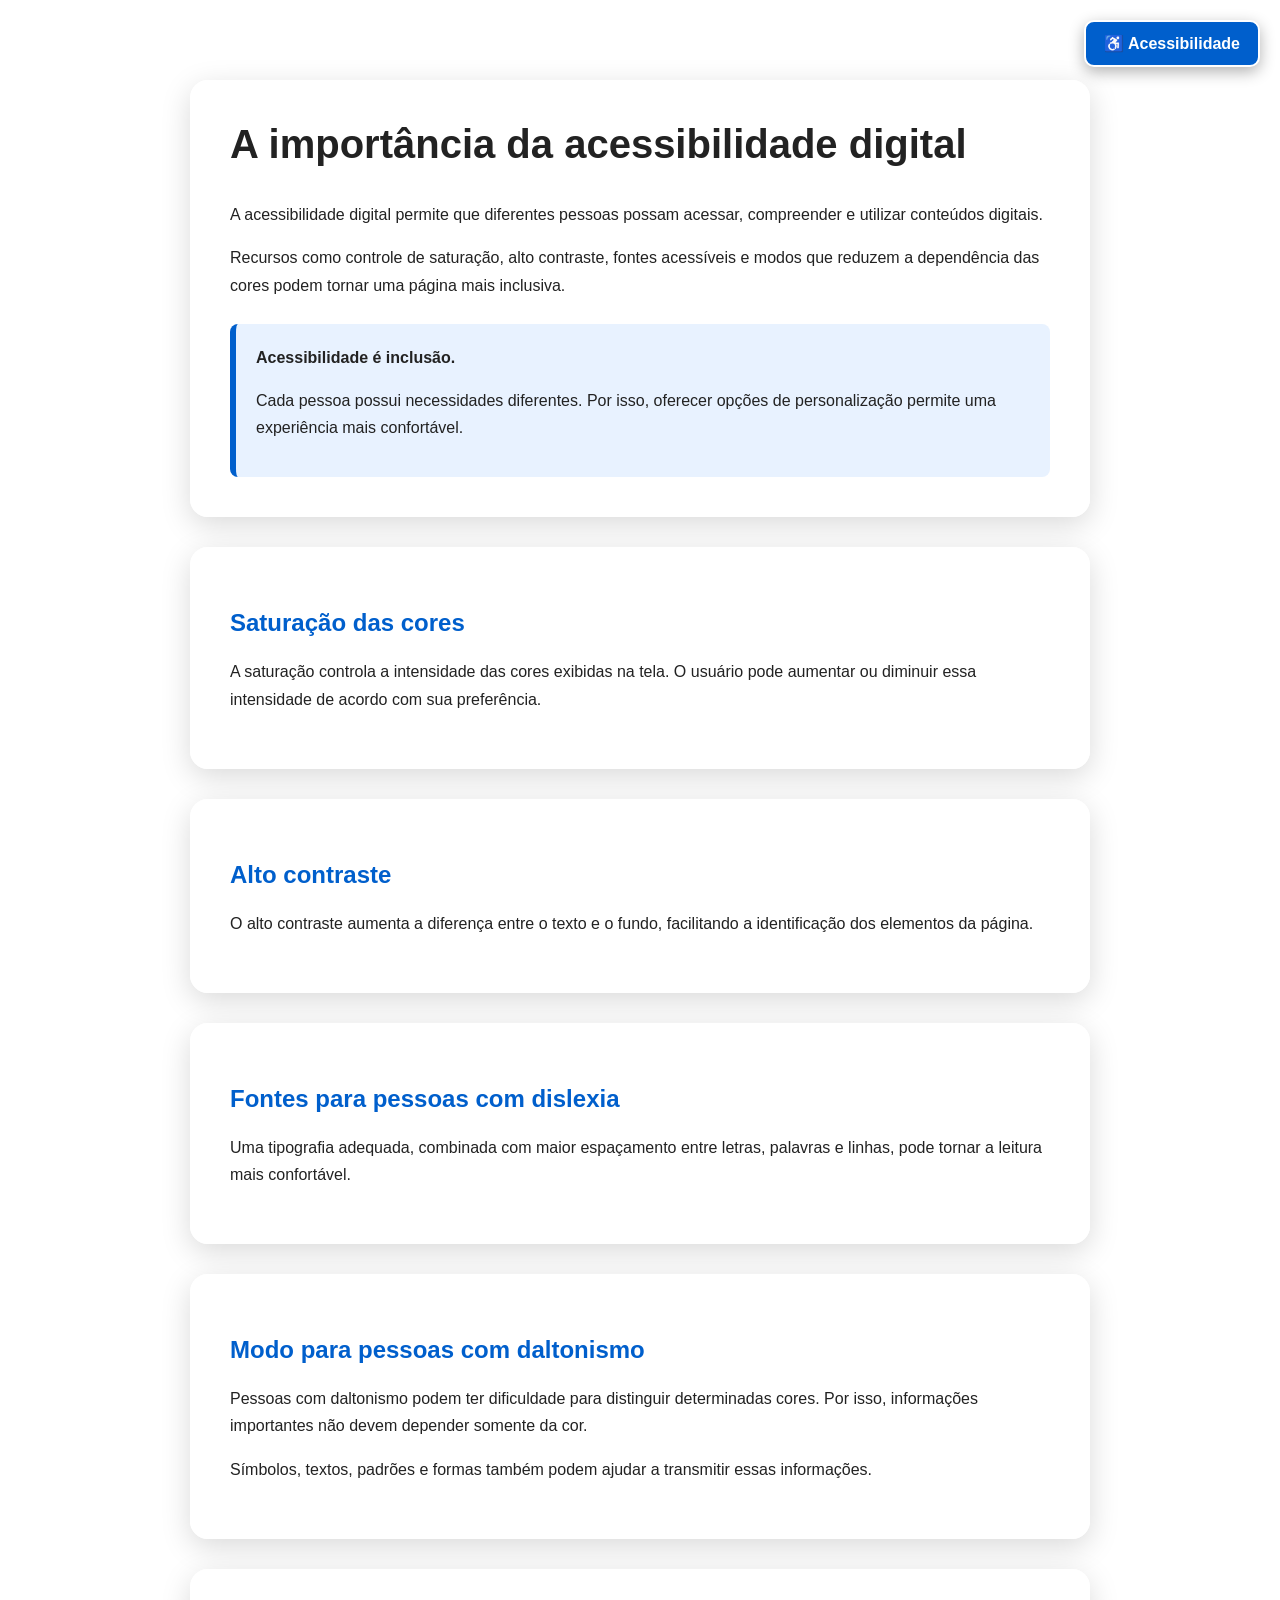
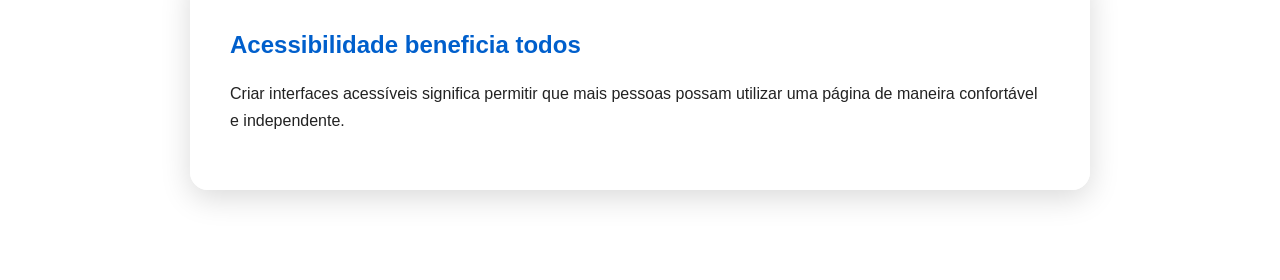
<file: index.html>
<!DOCTYPE html>
<html lang="pt-BR">
<head>
    <meta charset="UTF-8">
    <meta name="viewport" content="width=device-width, initial-scale=1.0">

    <title>Acessibilidade Digital</title>

    <style>
        * {
            box-sizing: border-box;
        }

        html {
            scroll-behavior: smooth;
        }

        body {
            margin: 0;
            min-height: 100vh;

            font-family: Arial, sans-serif;
            font-size: 16px;
            line-height: 1.7;

            color: #222;

            background-image: url();

            transition:
                background 0.3s ease,
                color 0.3s ease,
                font-family 0.3s ease;
        }

        /* =====================================================
           BOTÃO PARA ABRIR O MENU
        ===================================================== */

        .botao-menu {
            position: fixed;
            top: 20px;
            right: 20px;

            z-index: 10001;

            width: auto;

            padding: 12px 18px;

            border: 2px solid #fff;
            border-radius: 10px;

            background: #005fcc;
            color: #fff;

            font-size: 16px;
            font-weight: bold;

            cursor: pointer;

            box-shadow:
                0 5px 15px rgba(0, 0, 0, 0.3);
        }

        .botao-menu:hover {
            background: #004799;
        }

        .botao-menu:focus {
            outline: 3px solid #ff9800;
            outline-offset: 3px;
        }

        /* =====================================================
           PAINEL
        ===================================================== */

        .painel-acessibilidade {
            position: fixed;

            top: 75px;
            right: 20px;

            z-index: 10000;

            width: 320px;
            max-height: calc(100vh - 95px);

            overflow-y: auto;

            padding: 20px;

            background: rgba(255, 255, 255, 0.97);
            color: #222;

            border-radius: 16px;

            box-shadow:
                0 10px 35px rgba(0, 0, 0, 0.3);

            backdrop-filter: blur(10px);

            /*
             * Estado inicial: fechado
             */
            opacity: 0;
            visibility: hidden;
            transform: translateY(-10px) scale(0.98);

            transition:
                opacity 0.2s ease,
                transform 0.2s ease,
                visibility 0.2s ease;
        }

        /* =====================================================
           PAINEL ABERTO
        ===================================================== */

        .painel-acessibilidade.aberto {
            opacity: 1;
            visibility: visible;

            transform: translateY(0) scale(1);
        }

        .painel-acessibilidade h2 {
            margin: 0 0 5px;
            font-size: 22px;
        }

        .painel-descricao {
            margin-top: 0;
            font-size: 14px;
        }

        .configuracao {
            padding: 16px 0;
            border-bottom: 1px solid #ccc;
        }

        .configuracao:last-child {
            border-bottom: none;
        }

        .configuracao label {
            display: block;
            margin-bottom: 8px;
            font-weight: bold;
        }

        input[type="range"] {
            width: 100%;
            cursor: pointer;
        }

        .valor {
            display: block;
            margin-top: 5px;
            font-weight: bold;
            text-align: center;
        }

        .configuracao button {
            width: 100%;

            padding: 11px;

            border: none;
            border-radius: 8px;

            background: #005fcc;
            color: #fff;

            font-size: 15px;
            font-weight: bold;

            cursor: pointer;
        }

        .configuracao button:hover {
            background: #004799;
        }

        .configuracao button:focus,
        input:focus {
            outline: 3px solid #ff9800;
            outline-offset: 3px;
        }

        /* =====================================================
           CONTEÚDO
        ===================================================== */

        main {
            width: min(900px, calc(100% - 40px));

            margin: 0 auto;

            padding: 80px 0 60px;
        }

        .conteudo {
            margin-bottom: 30px;
            padding: 40px;

            background: rgba(255, 255, 255, 0.95);

            border-radius: 18px;

            box-shadow:
                0 8px 30px rgba(0, 0, 0, 0.15);
        }

        h1 {
            margin-top: 0;
            font-size: 40px;
            line-height: 1.2;
        }

        h2 {
            color: #005fcc;
            line-height: 1.3;
        }

        .destaque {
            margin-top: 25px;
            padding: 20px;

            background: #e8f2ff;

            border-left: 6px solid #005fcc;

            border-radius: 8px;
        }

        /* =====================================================
           ALTO CONTRASTE
        ===================================================== */

        body.alto-contraste {
            background: #000;
            color: #fff;
        }

        body.alto-contraste .conteudo {
            background: #000;
            color: #fff;

            border: 2px solid #fff;
        }

        body.alto-contraste h1,
        body.alto-contraste h2 {
            color: #ffff00;
        }

        body.alto-contraste .destaque {
            background: #000;
            color: #fff;

            border: 2px solid #ffff00;
        }

        body.alto-contraste .painel-acessibilidade {
            background: #000;
            color: #fff;

            border: 2px solid #fff;
        }

        /* =====================================================
           FONTE PARA DISLEXIA
        ===================================================== */

        body.fonte-dislexia {
            font-family:
                "OpenDyslexic",
                Arial,
                sans-serif;
        }

        body.fonte-dislexia p,
        body.fonte-dislexia li {
            letter-spacing: 0.06em;
            word-spacing: 0.12em;
            line-height: 2;
        }

        /* =====================================================
           MODO DALTONISMO
        ===================================================== */

        body.daltonismo {
            filter:
                contrast(1.15)
                saturate(0.85);
        }

        body.daltonismo .destaque {
            background:
                repeating-linear-gradient(
                    45deg,
                    #fff,
                    #fff 10px,
                    #ddd 10px,
                    #ddd 20px
                );

            color: #000;

            border-left: 8px solid #000;
        }

        /* =====================================================
           RESPONSIVO
        ===================================================== */

        @media (max-width: 700px) {

            .botao-menu {
                top: 10px;
                right: 10px;
            }

            .painel-acessibilidade {
                top: 65px;
                right: 10px;

                width: calc(100% - 20px);
                max-height: calc(100vh - 75px);
            }

            main {
                padding-top: 30px;
            }

            .conteudo {
                padding: 25px;
            }

            h1 {
                font-size: 30px;
            }
        }
    </style>
</head>


<body>

    <!-- =====================================================
         BOTÃO DO MENU
    ===================================================== -->

    <button
        id="botao-menu"
        class="botao-menu"
        type="button"
        aria-expanded="false"
        aria-controls="painel-acessibilidade">

        ♿ Acessibilidade

    </button>


    <!-- =====================================================
         MENU DE ACESSIBILIDADE
    ===================================================== -->

    <aside
        id="painel-acessibilidade"
        class="painel-acessibilidade"
        aria-label="Configurações de acessibilidade">

        <h2>
            Configurações
        </h2>

        <p class="painel-descricao">
            Personalize a aparência da página.
        </p>


        <!-- SATURAÇÃO -->

        <div class="configuracao">

            <label for="sat-control">
                Saturação da tela
            </label>

            <input
                type="range"
                id="sat-control"
                min="0"
                max="300"
                value="100"
                step="10">

            <span
                id="sat-valor"
                class="valor">

                100%

            </span>

        </div>


        <!-- CONTRASTE -->

        <div class="configuracao">

            <label>
                Alto contraste
            </label>

            <button
                id="contraste-control"
                type="button"
                aria-pressed="false">

                Ativar alto contraste

            </button>

        </div>


        <!-- DISLEXIA -->

        <div class="configuracao">

            <label>
                Fonte para dislexia
            </label>

            <button
                id="dislexia-control"
                type="button"
                aria-pressed="false">

                Ativar fonte acessível

            </button>

        </div>


        <!-- DALTONISMO -->

        <div class="configuracao">

            <label>
                Modo para daltonismo
            </label>

            <button
                id="daltonismo-control"
                type="button"
                aria-pressed="false">

                Ativar modo para daltonismo

            </button>

        </div>


        <!-- RESET -->

        <div class="configuracao">

            <button
                id="reset-control"
                type="button">

                Restaurar configurações

            </button>

        </div>

    </aside>


    <!-- =====================================================
         CONTEÚDO
    ===================================================== -->

    <main>

        <section class="conteudo">

            <h1>
                A importância da acessibilidade digital
            </h1>

            <p>
                A acessibilidade digital permite que diferentes
                pessoas possam acessar, compreender e utilizar
                conteúdos digitais.
            </p>

            <p>
                Recursos como controle de saturação, alto
                contraste, fontes acessíveis e modos que reduzem
                a dependência das cores podem tornar uma página
                mais inclusiva.
            </p>

            <div class="destaque">

                <strong>
                    Acessibilidade é inclusão.
                </strong>

                <p>
                    Cada pessoa possui necessidades diferentes.
                    Por isso, oferecer opções de personalização
                    permite uma experiência mais confortável.
                </p>

            </div>

        </section>


        <section class="conteudo">

            <h2>
                Saturação das cores
            </h2>

            <p>
                A saturação controla a intensidade das cores
                exibidas na tela. O usuário pode aumentar ou
                diminuir essa intensidade de acordo com sua
                preferência.
            </p>

        </section>


        <section class="conteudo">

            <h2>
                Alto contraste
            </h2>

            <p>
                O alto contraste aumenta a diferença entre
                o texto e o fundo, facilitando a identificação
                dos elementos da página.
            </p>

        </section>


        <section class="conteudo">

            <h2>
                Fontes para pessoas com dislexia
            </h2>

            <p>
                Uma tipografia adequada, combinada com maior
                espaçamento entre letras, palavras e linhas,
                pode tornar a leitura mais confortável.
            </p>

        </section>


        <section class="conteudo">

            <h2>
                Modo para pessoas com daltonismo
            </h2>

            <p>
                Pessoas com daltonismo podem ter dificuldade
                para distinguir determinadas cores. Por isso,
                informações importantes não devem depender
                somente da cor.
            </p>

            <p>
                Símbolos, textos, padrões e formas também podem
                ajudar a transmitir essas informações.
            </p>

        </section>


        <section class="conteudo">

            <h2>
                Acessibilidade beneficia todos
            </h2>

            <p>
                Criar interfaces acessíveis significa permitir
                que mais pessoas possam utilizar uma página
                de maneira confortável e independente.
            </p>

        </section>

    </main>


    <!-- =====================================================
         JAVASCRIPT
    ===================================================== -->

    <script>

        // =====================================================
        // MENU ABRIR / FECHAR
        // =====================================================

        const botaoMenu =
            document.getElementById("botao-menu");

        const painel =
            document.getElementById(
                "painel-acessibilidade"
            );


        botaoMenu.addEventListener("click", function () {

            const aberto =
                painel.classList.toggle("aberto");

            botaoMenu.setAttribute(
                "aria-expanded",
                String(aberto)
            );

            botaoMenu.textContent =
                aberto
                    ? "✕ Fechar"
                    : "♿ Acessibilidade";

        });


        // =====================================================
        // FECHAR AO CLICAR FORA DO MENU
        // =====================================================

        document.addEventListener("click", function (event) {

            const clicouNoMenu =
                painel.contains(event.target);

            const clicouNoBotao =
                botaoMenu.contains(event.target);

            if (
                !clicouNoMenu &&
                !clicouNoBotao &&
                painel.classList.contains("aberto")
            ) {

                painel.classList.remove("aberto");

                botaoMenu.setAttribute(
                    "aria-expanded",
                    "false"
                );

                botaoMenu.textContent =
                    "♿ Acessibilidade";
            }

        });


        // =====================================================
        // FECHAR COM ESC
        // =====================================================

        document.addEventListener("keydown", function (event) {

            if (
                event.key === "Escape" &&
                painel.classList.contains("aberto")
            ) {

                painel.classList.remove("aberto");

                botaoMenu.setAttribute(
                    "aria-expanded",
                    "false"
                );

                botaoMenu.textContent =
                    "♿ Acessibilidade";

                botaoMenu.focus();
            }

        });


        // =====================================================
        // SATURAÇÃO
        // =====================================================

        const tela = document.documentElement;

        const slider =
            document.getElementById("sat-control");

        const valorSaturacao =
            document.getElementById("sat-valor");


        slider.addEventListener("input", function () {

            const valor = slider.value;

            tela.style.filter =
                `saturate(${valor}%)`;

            valorSaturacao.textContent =
                `${valor}%`;

        });


        // =====================================================
        // ALTO CONTRASTE
        // =====================================================

        const botaoContraste =
            document.getElementById(
                "contraste-control"
            );


        botaoContraste.addEventListener("click", function () {

            const ativado =
                document.body.classList.toggle(
                    "alto-contraste"
                );

            botaoContraste.setAttribute(
                "aria-pressed",
                String(ativado)
            );

            botaoContraste.textContent =
                ativado
                    ? "Desativar alto contraste"
                    : "Ativar alto contraste";

        });


        // =====================================================
        // FONTE PARA DISLEXIA
        // =====================================================

        const botaoDislexia =
            document.getElementById(
                "dislexia-control"
            );


        botaoDislexia.addEventListener("click", function () {

            const ativado =
                document.body.classList.toggle(
                    "fonte-dislexia"
                );

            botaoDislexia.setAttribute(
                "aria-pressed",
                String(ativado)
            );

            botaoDislexia.textContent =
                ativado
                    ? "Desativar fonte acessível"
                    : "Ativar fonte acessível";

        });


        // =====================================================
        // DALTONISMO
        // =====================================================

        const botaoDaltonismo =
            document.getElementById(
                "daltonismo-control"
            );


        botaoDaltonismo.addEventListener("click", function () {

            const ativado =
                document.body.classList.toggle(
                    "daltonismo"
                );

            botaoDaltonismo.setAttribute(
                "aria-pressed",
                String(ativado)
            );

            botaoDaltonismo.textContent =
                ativado
                    ? "Desativar modo para daltonismo"
                    : "Ativar modo para daltonismo";

        });


        // =====================================================
        // RESTAURAR CONFIGURAÇÕES
        // =====================================================

        const botaoReset =
            document.getElementById(
                "reset-control"
            );


        botaoReset.addEventListener("click", function () {

            // Saturação
            slider.value = 100;

            tela.style.filter =
                "saturate(100%)";

            valorSaturacao.textContent =
                "100%";


            // Contraste
            document.body.classList.remove(
                "alto-contraste"
            );

            botaoContraste.setAttribute(
                "aria-pressed",
                "false"
            );

            botaoContraste.textContent =
                "Ativar alto contraste";


            // Dislexia
            document.body.classList.remove(
                "fonte-dislexia"
            );

            botaoDislexia.setAttribute(
                "aria-pressed",
                "false"
            );

            botaoDislexia.textContent =
                "Ativar fonte acessível";


            // Daltonismo
            document.body.classList.remove(
                "daltonismo"
            );

            botaoDaltonismo.setAttribute(
                "aria-pressed",
                "false"
            );

            botaoDaltonismo.textContent =
                "Ativar modo para daltonismo";

        });

    </script>

</body>
</html>
</file>
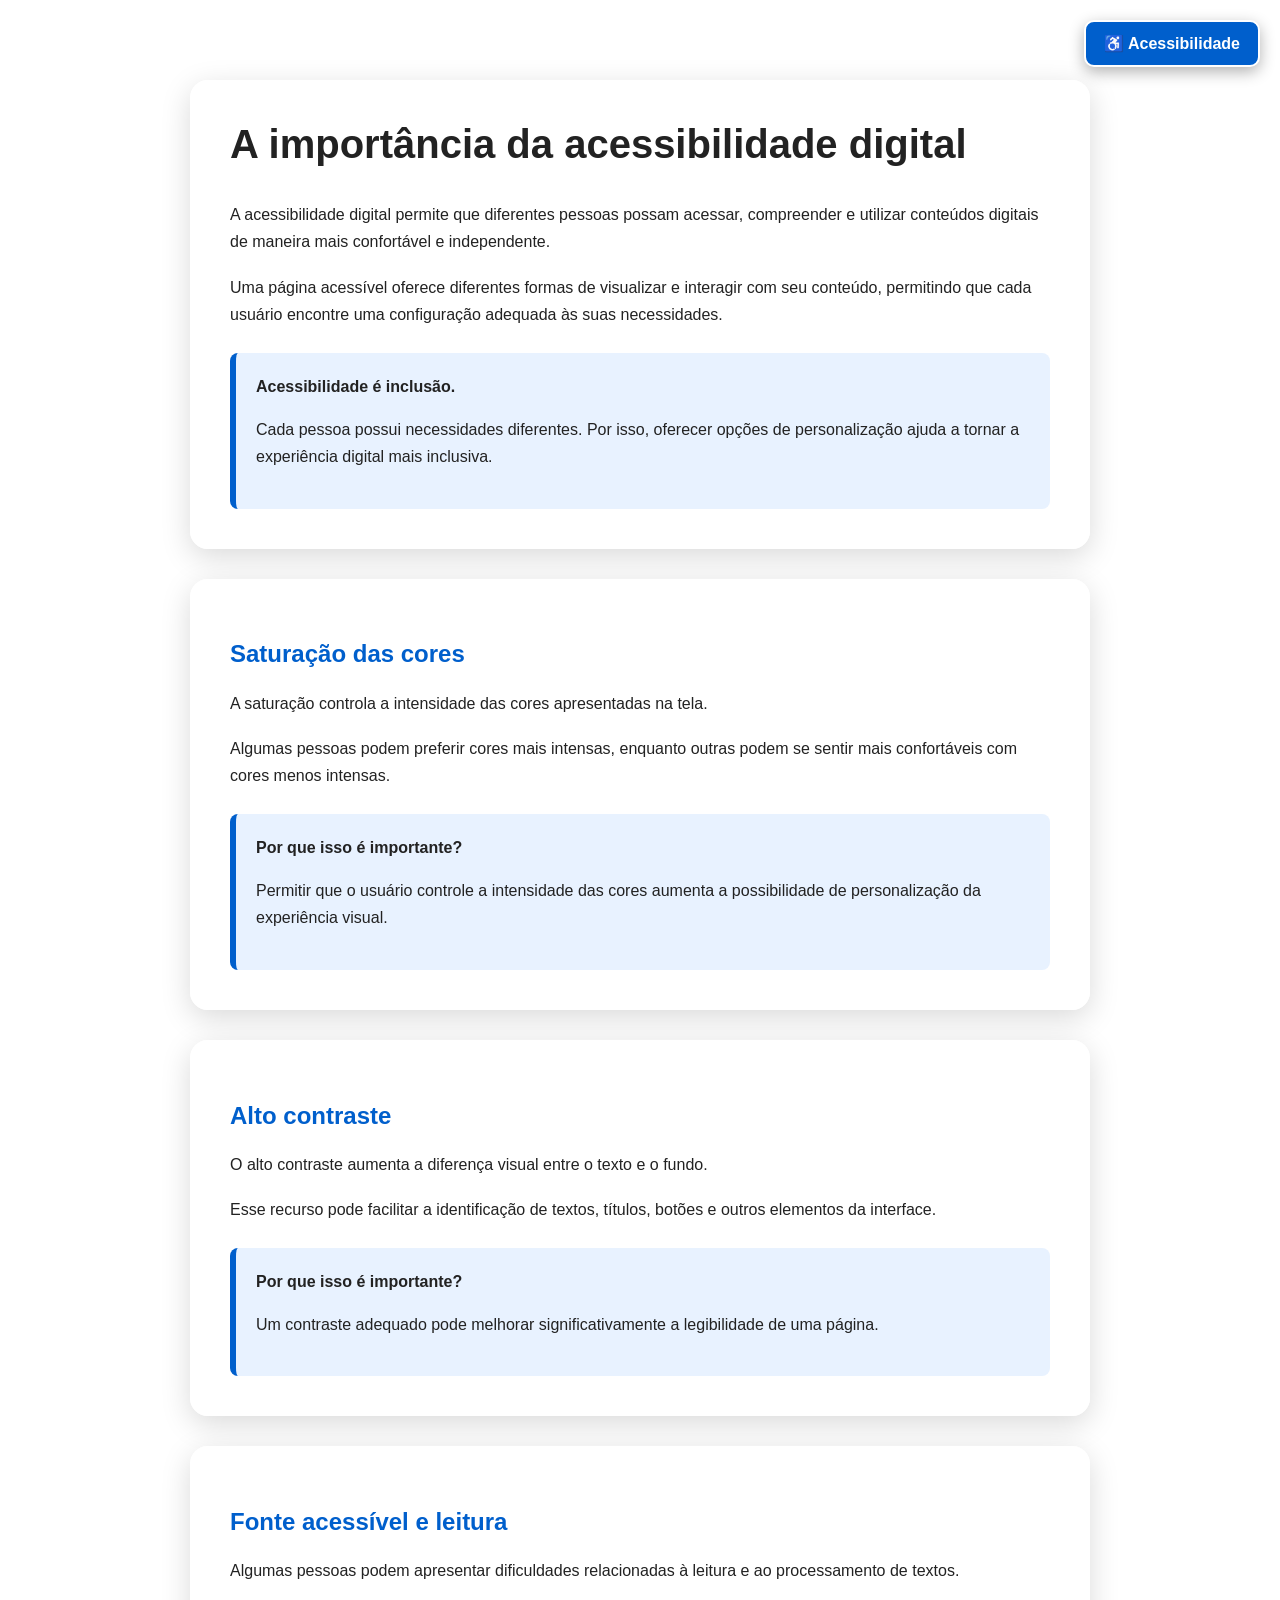
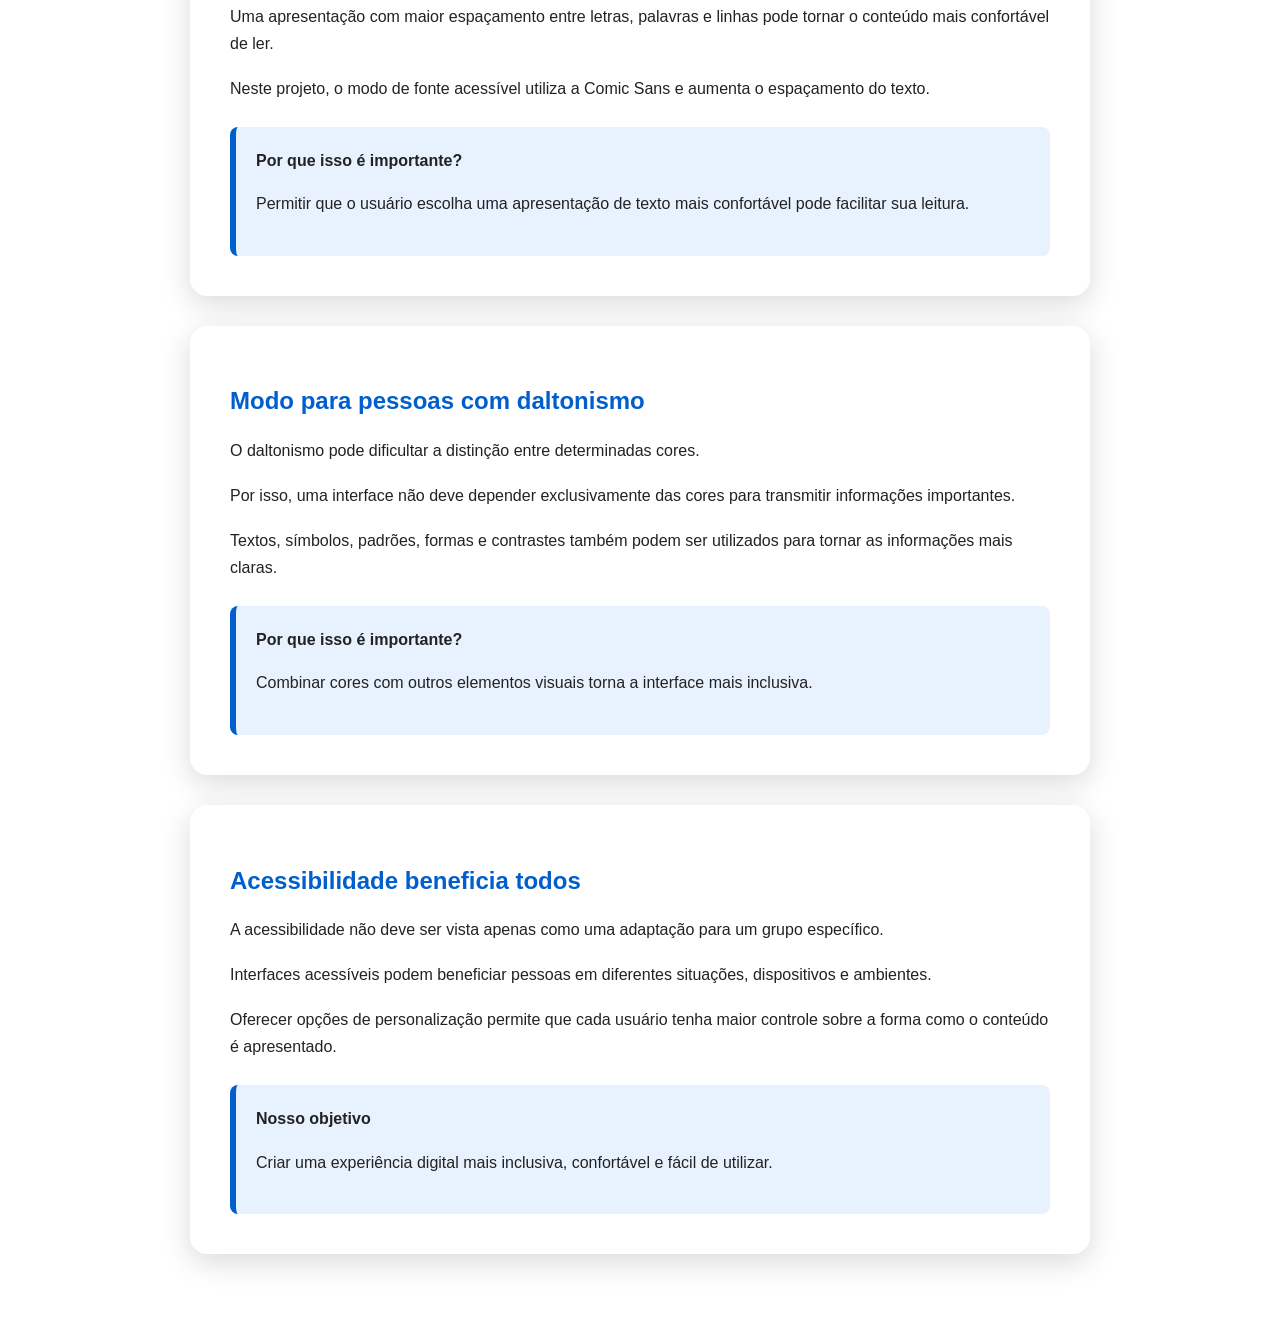
<file: teste.html>
<!DOCTYPE html>
<html lang="pt-BR">

<head>
    <meta charset="UTF-8">
    <meta name="viewport" content="width=device-width, initial-scale=1.0">

    <title>Acessibilidade Digital</title>

    <style>

        /* =====================================================
           CONFIGURAÇÕES GERAIS
        ===================================================== */

        * {
            box-sizing: border-box;
        }

        html {
            scroll-behavior: smooth;
        }

        body {
            margin: 0;
            min-height: 100vh;

            font-family: Arial, sans-serif;
            font-size: 16px;
            line-height: 1.7;

            color: #222;

 
            transition:
                background 0.3s ease,
                color 0.3s ease,
                font-family 0.3s ease;
        }


        /* =====================================================
           BOTÃO PRINCIPAL DO MENU
        ===================================================== */

        .botao-menu {
            position: fixed;

            top: 20px;
            right: 20px;

            z-index: 10001;

            width: auto;

            padding: 12px 18px;

            border: 2px solid #ffffff;
            border-radius: 10px;

            background: #005fcc;
            color: #ffffff;

            font-size: 16px;
            font-weight: bold;

            cursor: pointer;

            box-shadow:
                0 5px 15px rgba(0, 0, 0, 0.3);

            transition:
                background 0.2s ease,
                transform 0.1s ease;
        }

        .botao-menu:hover {
            background: #004799;
        }

        .botao-menu:active {
            transform: scale(0.97);
        }

        .botao-menu:focus {
            outline: 3px solid #ff9800;
            outline-offset: 3px;
        }


        /* =====================================================
           PAINEL DE ACESSIBILIDADE
        ===================================================== */

        .painel-acessibilidade {
            position: fixed;

            top: 75px;
            right: 20px;

            z-index: 10000;

            width: 320px;

            max-height:
                calc(100vh - 95px);

            overflow-y: auto;

            padding: 20px;

            background:
                rgba(255, 255, 255, 0.97);

            color: #222222;

            border-radius: 16px;

            box-shadow:
                0 10px 35px rgba(0, 0, 0, 0.3);

            backdrop-filter: blur(10px);

            /* Menu inicialmente fechado */
            opacity: 0;
            visibility: hidden;

            transform:
                translateY(-10px)
                scale(0.98);

            transition:
                opacity 0.2s ease,
                transform 0.2s ease,
                visibility 0.2s ease;
        }


        /* =====================================================
           MENU ABERTO
        ===================================================== */

        .painel-acessibilidade.aberto {
            opacity: 1;

            visibility: visible;

            transform:
                translateY(0)
                scale(1);
        }


        .painel-acessibilidade h2 {
            margin: 0 0 5px;

            font-size: 22px;
        }


        .painel-descricao {
            margin-top: 0;

            font-size: 14px;
        }


        /* =====================================================
           CONFIGURAÇÕES
        ===================================================== */

        .configuracao {
            padding: 16px 0;

            border-bottom:
                1px solid #cccccc;
        }

        .configuracao:last-child {
            border-bottom: none;
        }


        .configuracao label {
            display: block;

            margin-bottom: 8px;

            font-weight: bold;
        }


        input[type="range"] {
            width: 100%;

            cursor: pointer;
        }


        .valor {
            display: block;

            margin-top: 5px;

            text-align: center;

            font-weight: bold;
        }


        /* =====================================================
           BOTÕES DO PAINEL
        ===================================================== */

        .configuracao button {
            width: 100%;

            padding: 11px;

            border: none;

            border-radius: 8px;

            background: #005fcc;
            color: #ffffff;

            font-size: 15px;
            font-weight: bold;

            cursor: pointer;

            transition:
                background 0.2s ease,
                transform 0.1s ease;
        }


        .configuracao button:hover {
            background: #004799;
        }


        .configuracao button:active {
            transform: scale(0.98);
        }


        .configuracao button:focus,
        input:focus {
            outline: 3px solid #ff9800;

            outline-offset: 3px;
        }


        /* =====================================================
           CONTEÚDO PRINCIPAL
        ===================================================== */

        main {
            width:
                min(
                    900px,
                    calc(100% - 40px)
                );

            margin: 0 auto;

            padding:
                80px 0 60px;
        }


        .conteudo {
            margin-bottom: 30px;

            padding: 40px;

            background:
                rgba(255, 255, 255, 0.95);

            border-radius: 18px;

            box-shadow:
                0 8px 30px
                rgba(0, 0, 0, 0.15);
        }


        h1 {
            margin-top: 0;

            font-size: 40px;

            line-height: 1.2;
        }


        h2 {
            color: #005fcc;

            line-height: 1.3;
        }


        p {
            margin-bottom: 18px;
        }


        /* =====================================================
           CAIXA DE DESTAQUE
        ===================================================== */

        .destaque {
            margin-top: 25px;

            padding: 20px;

            background: #e8f2ff;

            border-left:
                6px solid #005fcc;

            border-radius: 8px;
        }


        /* =====================================================
           ALTO CONTRASTE
        ===================================================== */

        body.alto-contraste {
            background: #000000;

            color: #ffffff;
        }


        body.alto-contraste .conteudo {
            background: #000000;

            color: #ffffff;

            border:
                2px solid #ffffff;
        }


        body.alto-contraste h1,
        body.alto-contraste h2 {
            color: #ffff00;
        }


        body.alto-contraste .destaque {
            background: #000000;

            color: #ffffff;

            border:
                2px solid #ffff00;
        }


        body.alto-contraste
        .painel-acessibilidade {
            background: #000000;

            color: #ffffff;

            border:
                2px solid #ffffff;
        }


        body.alto-contraste
        .configuracao {
            border-color: #ffffff;
        }


        /* =====================================================
           FONTE ACESSÍVEL - COMIC SANS
        ===================================================== */

        body.fonte-dislexia {
            font-family:
                "Comic Sans MS",
                "Comic Sans",
                cursive;
        }


        body.fonte-dislexia p,
        body.fonte-dislexia li {
            letter-spacing: 0.05em;

            word-spacing: 0.1em;

            line-height: 2;
        }


        body.fonte-dislexia h1,
        body.fonte-dislexia h2 {
            letter-spacing: 0.03em;
        }


        /* =====================================================
           MODO PARA DALTONISMO
        ===================================================== */

        body.daltonismo {
            filter:
                contrast(1.15)
                saturate(0.85);
        }


        body.daltonismo .destaque {
            background:
                repeating-linear-gradient(
                    45deg,
                    #ffffff,
                    #ffffff 10px,
                    #dddddd 10px,
                    #dddddd 20px
                );

            color: #000000;

            border-left:
                8px solid #000000;
        }


        /* =====================================================
           RESPONSIVIDADE
        ===================================================== */

        @media (max-width: 700px) {

            .botao-menu {
                top: 10px;

                right: 10px;
            }


            .painel-acessibilidade {
                top: 65px;

                right: 10px;

                width:
                    calc(100% - 20px);

                max-height:
                    calc(100vh - 75px);
            }


            main {
                padding-top: 30px;
            }


            .conteudo {
                padding: 25px;
            }


            h1 {
                font-size: 30px;
            }

        }

    </style>
</head>


<body>


    <!-- =====================================================
         BOTÃO PARA ABRIR / FECHAR O MENU
    ===================================================== -->

    <button
        id="botao-menu"
        class="botao-menu"
        type="button"
        aria-expanded="false"
        aria-controls="painel-acessibilidade">

        ♿ Acessibilidade

    </button>


    <!-- =====================================================
         MENU DE ACESSIBILIDADE
    ===================================================== -->

    <aside
        id="painel-acessibilidade"
        class="painel-acessibilidade"
        aria-label="Configurações de acessibilidade">


        <h2>
            Configurações
        </h2>


        <p class="painel-descricao">
            Personalize a aparência e a experiência
            de leitura desta página.
        </p>


        <!-- =================================================
             SATURAÇÃO
        ================================================== -->

        <div class="configuracao">

            <label for="sat-control">
                🎨 Saturação da tela
            </label>


            <input
                type="range"
                id="sat-control"
                min="0"
                max="300"
                value="100"
                step="10"
                aria-label="Controlar saturação da tela">


            <span
                id="sat-valor"
                class="valor">

                100%

            </span>

        </div>


        <!-- =================================================
             ALTO CONTRASTE
        ================================================== -->

        <div class="configuracao">

            <label>
                ◐ Alto contraste
            </label>


            <button
                id="contraste-control"
                type="button"
                aria-pressed="false">

                Ativar alto contraste

            </button>

        </div>


        <!-- =================================================
             COMIC SANS
        ================================================== -->

        <div class="configuracao">

            <label>
                🔤 Fonte acessível
            </label>


            <button
                id="dislexia-control"
                type="button"
                aria-pressed="false">

                Ativar Comic Sans

            </button>

        </div>


        <!-- =================================================
             DALTONISMO
        ================================================== -->

        <div class="configuracao">

            <label>
                👁️ Modo para daltonismo
            </label>


            <button
                id="daltonismo-control"
                type="button"
                aria-pressed="false">

                Ativar modo para daltonismo

            </button>

        </div>


        <!-- =================================================
             AUDIODESCRIÇÃO
        ================================================== -->

        <div class="configuracao">

            <label>
                🔊 Audiodescrição
            </label>


            <button
                id="audio-descricao"
                type="button">

                🔊 Ouvir descrição

            </button>

        </div>


        <!-- =================================================
             RESTAURAR
        ================================================== -->

        <div class="configuracao">

            <button
                id="reset-control"
                type="button">

                ↩️ Restaurar configurações

            </button>

        </div>

    </aside>


    <!-- =====================================================
         CONTEÚDO PRINCIPAL
    ===================================================== -->

    <main>


        <!-- =================================================
             INTRODUÇÃO
        ================================================== -->

        <section class="conteudo">

            <h1>
                A importância da acessibilidade digital
            </h1>


            <p>
                A acessibilidade digital permite que diferentes
                pessoas possam acessar, compreender e utilizar
                conteúdos digitais de maneira mais confortável
                e independente.
            </p>


            <p>
                Uma página acessível oferece diferentes formas
                de visualizar e interagir com seu conteúdo,
                permitindo que cada usuário encontre uma
                configuração adequada às suas necessidades.
            </p>


            <div class="destaque">

                <strong>
                    Acessibilidade é inclusão.
                </strong>


                <p>
                    Cada pessoa possui necessidades diferentes.
                    Por isso, oferecer opções de personalização
                    ajuda a tornar a experiência digital mais
                    inclusiva.
                </p>

            </div>

        </section>


        <!-- =================================================
             SATURAÇÃO
        ================================================== -->

        <section class="conteudo">

            <h2>
                Saturação das cores
            </h2>


            <p>
                A saturação controla a intensidade das cores
                apresentadas na tela.
            </p>


            <p>
                Algumas pessoas podem preferir cores mais
                intensas, enquanto outras podem se sentir
                mais confortáveis com cores menos intensas.
            </p>


            <div class="destaque">

                <strong>
                    Por que isso é importante?
                </strong>


                <p>
                    Permitir que o usuário controle a intensidade
                    das cores aumenta a possibilidade de
                    personalização da experiência visual.
                </p>

            </div>

        </section>


        <!-- =================================================
             ALTO CONTRASTE
        ================================================== -->

        <section class="conteudo">

            <h2>
                Alto contraste
            </h2>


            <p>
                O alto contraste aumenta a diferença visual
                entre o texto e o fundo.
            </p>


            <p>
                Esse recurso pode facilitar a identificação
                de textos, títulos, botões e outros elementos
                da interface.
            </p>


            <div class="destaque">

                <strong>
                    Por que isso é importante?
                </strong>


                <p>
                    Um contraste adequado pode melhorar
                    significativamente a legibilidade
                    de uma página.
                </p>

            </div>

        </section>


        <!-- =================================================
             FONTE
        ================================================== -->

        <section class="conteudo">

            <h2>
                Fonte acessível e leitura
            </h2>


            <p>
                Algumas pessoas podem apresentar dificuldades
                relacionadas à leitura e ao processamento
                de textos.
            </p>


            <p>
                Uma apresentação com maior espaçamento entre
                letras, palavras e linhas pode tornar o conteúdo
                mais confortável de ler.
            </p>


            <p>
                Neste projeto, o modo de fonte acessível utiliza
                a Comic Sans e aumenta o espaçamento do texto.
            </p>


            <div class="destaque">

                <strong>
                    Por que isso é importante?
                </strong>


                <p>
                    Permitir que o usuário escolha uma
                    apresentação de texto mais confortável
                    pode facilitar sua leitura.
                </p>

            </div>

        </section>


        <!-- =================================================
             DALTONISMO
        ================================================== -->

        <section class="conteudo">

            <h2>
                Modo para pessoas com daltonismo
            </h2>


            <p>
                O daltonismo pode dificultar a distinção entre
                determinadas cores.
            </p>


            <p>
                Por isso, uma interface não deve depender
                exclusivamente das cores para transmitir
                informações importantes.
            </p>


            <p>
                Textos, símbolos, padrões, formas e contrastes
                também podem ser utilizados para tornar as
                informações mais claras.
            </p>


            <div class="destaque">

                <strong>
                    Por que isso é importante?
                </strong>


                <p>
                    Combinar cores com outros elementos visuais
                    torna a interface mais inclusiva.
                </p>

            </div>

        </section>


        <!-- =================================================
             CONCLUSÃO
        ================================================== -->

        <section class="conteudo">

            <h2>
                Acessibilidade beneficia todos
            </h2>


            <p>
                A acessibilidade não deve ser vista apenas
                como uma adaptação para um grupo específico.
            </p>


            <p>
                Interfaces acessíveis podem beneficiar pessoas
                em diferentes situações, dispositivos e
                ambientes.
            </p>


            <p>
                Oferecer opções de personalização permite que
                cada usuário tenha maior controle sobre a forma
                como o conteúdo é apresentado.
            </p>


            <div class="destaque">

                <strong>
                    Nosso objetivo
                </strong>


                <p>
                    Criar uma experiência digital mais inclusiva,
                    confortável e fácil de utilizar.
                </p>

            </div>

        </section>

    </main>


    <!-- =====================================================
         JAVASCRIPT
    ===================================================== -->

    <script>

        /* =====================================================
           ELEMENTOS
        ===================================================== */

        const botaoMenu =
            document.getElementById(
                "botao-menu"
            );


        const painel =
            document.getElementById(
                "painel-acessibilidade"
            );


        const tela =
            document.documentElement;


        const slider =
            document.getElementById(
                "sat-control"
            );


        const valorSaturacao =
            document.getElementById(
                "sat-valor"
            );


        const botaoContraste =
            document.getElementById(
                "contraste-control"
            );


        const botaoDislexia =
            document.getElementById(
                "dislexia-control"
            );


        const botaoDaltonismo =
            document.getElementById(
                "daltonismo-control"
            );


        const botaoAudio =
            document.getElementById(
                "audio-descricao"
            );


        const botaoReset =
            document.getElementById(
                "reset-control"
            );


        /* =====================================================
           MENU ABRIR / FECHAR
        ===================================================== */

        botaoMenu.addEventListener(
            "click",
            function () {

                const aberto =
                    painel.classList.toggle(
                        "aberto"
                    );


                botaoMenu.setAttribute(
                    "aria-expanded",
                    String(aberto)
                );


                botaoMenu.textContent =
                    aberto
                        ? "✕ Fechar"
                        : "♿ Acessibilidade";

            }
        );


        /* =====================================================
           FECHAR CLICANDO FORA
        ===================================================== */

        document.addEventListener(
            "click",
            function (event) {

                const clicouNoPainel =
                    painel.contains(
                        event.target
                    );


                const clicouNoBotao =
                    botaoMenu.contains(
                        event.target
                    );


                if (
                    !clicouNoPainel &&
                    !clicouNoBotao &&
                    painel.classList.contains(
                        "aberto"
                    )
                ) {

                    fecharMenu();

                }

            }
        );


        /* =====================================================
           FECHAR COM ESC
        ===================================================== */

        document.addEventListener(
            "keydown",
            function (event) {

                if (
                    event.key === "Escape" &&
                    painel.classList.contains(
                        "aberto"
                    )
                ) {

                    fecharMenu();

                    botaoMenu.focus();

                }

            }
        );


        function fecharMenu() {

            painel.classList.remove(
                "aberto"
            );


            botaoMenu.setAttribute(
                "aria-expanded",
                "false"
            );


            botaoMenu.textContent =
                "♿ Acessibilidade";

        }


        /* =====================================================
           SATURAÇÃO
        ===================================================== */

        slider.addEventListener(
            "input",
            function () {

                const valor =
                    slider.value;


                tela.style.filter =
                    `saturate(${valor}%)`;


                valorSaturacao.textContent =
                    `${valor}%`;

            }
        );


        /* =====================================================
           ALTO CONTRASTE
        ===================================================== */

        botaoContraste.addEventListener(
            "click",
            function () {

                const ativado =
                    document.body.classList.toggle(
                        "alto-contraste"
                    );


                botaoContraste.setAttribute(
                    "aria-pressed",
                    String(ativado)
                );


                botaoContraste.textContent =
                    ativado
                        ? "Desativar alto contraste"
                        : "Ativar alto contraste";

            }
        );


        /* =====================================================
           COMIC SANS
        ===================================================== */

        botaoDislexia.addEventListener(
            "click",
            function () {

                const ativado =
                    document.body.classList.toggle(
                        "fonte-dislexia"
                    );


                botaoDislexia.setAttribute(
                    "aria-pressed",
                    String(ativado)
                );


                botaoDislexia.textContent =
                    ativado
                        ? "Desativar Comic Sans"
                        : "Ativar Comic Sans";

            }
        );


        /* =====================================================
           MODO DALTONISMO
        ===================================================== */

        botaoDaltonismo.addEventListener(
            "click",
            function () {

                const ativado =
                    document.body.classList.toggle(
                        "daltonismo"
                    );


                botaoDaltonismo.setAttribute(
                    "aria-pressed",
                    String(ativado)
                );


                botaoDaltonismo.textContent =
                    ativado
                        ? "Desativar modo para daltonismo"
                        : "Ativar modo para daltonismo";

            }
        );


        /* =====================================================
           AUDIODESCRIÇÃO
        ===================================================== */

        let falando = false;


        botaoAudio.addEventListener(
            "click",
            function () {

                /*
                 * Se estiver falando, interrompe.
                 */

                if (falando) {

                    window.speechSynthesis.cancel();

                    falando = false;

                    botaoAudio.textContent =
                        "🔊 Ouvir descrição";

                    return;

                }


                /*
                 * Texto que será narrado.
                 */

                const texto = `

                    Bem-vindo à página sobre
                    acessibilidade digital.

                    A página apresenta informações sobre
                    a importância da acessibilidade e
                    oferece ferramentas para personalizar
                    a experiência do usuário.

                    No canto superior direito existe um
                    botão chamado Acessibilidade.
                    Esse botão abre um painel com as
                    configurações disponíveis.

                    A primeira configuração é a saturação
                    das cores. Ela permite aumentar ou
                    diminuir a intensidade das cores
                    apresentadas na tela.

                    A segunda configuração é o alto
                    contraste. Esse recurso aumenta a
                    diferença entre o texto e o fundo,
                    facilitando a identificação dos
                    elementos.

                    A terceira configuração é a fonte
                    acessível. Ao ativá-la, a página
                    utiliza a fonte Comic Sans e aumenta
                    o espaçamento do texto.

                    A quarta configuração é o modo para
                    pessoas com daltonismo. Esse recurso
                    reduz a dependência das cores e
                    utiliza padrões e contrastes para
                    facilitar a compreensão.

                    A página também possui uma ferramenta
                    de audiodescrição. Ela permite ouvir
                    uma explicação sobre o conteúdo.

                    A acessibilidade digital é importante
                    porque diferentes pessoas possuem
                    diferentes necessidades.

                    Uma página acessível pode proporcionar
                    uma experiência mais inclusiva,
                    confortável e independente.

                    O objetivo deste projeto é mostrar
                    como recursos simples podem ajudar
                    a tornar uma experiência digital
                    mais acessível para diferentes pessoas.

                `;


                /*
                 * Cria a fala.
                 */

                const fala =
                    new SpeechSynthesisUtterance(
                        texto
                    );


                /*
                 * Define português do Brasil.
                 */

                fala.lang =
                    "pt-BR";


                /*
                 * Velocidade da voz.
                 */

                fala.rate =
                    2.5;


                /*
                 * Tom da voz.
                 */

                fala.pitch =
                    1;


                /*
                 * Volume.
                 */

                fala.volume =
                    1;


                /* Quando começar */

                fala.onstart =
                    function () {

                        falando = true;

                        botaoAudio.textContent =
                            "⏹ Parar descrição";

                    };


                /* Quando terminar */

                fala.onend =
                    function () {

                        falando = false;

                        botaoAudio.textContent =
                            "🔊 Ouvir descrição";

                    };


                /* Se ocorrer erro */

                fala.onerror =
                    function () {

                        falando = false;

                        botaoAudio.textContent =
                            "🔊 Ouvir descrição";

                    };


                /*
                 * Inicia a leitura.
                 */

                window.speechSynthesis.speak(
                    fala
                );

            }
        );


        /* =====================================================
           RESTAURAR CONFIGURAÇÕES
        ===================================================== */

        botaoReset.addEventListener(
            "click",
            function () {

                /*
                 * Para a audiodescrição.
                 */

                window.speechSynthesis.cancel();

                falando = false;


                botaoAudio.textContent =
                    "🔊 Ouvir descrição";


                /*
                 * Saturação.
                 */

                slider.value =
                    100;


                tela.style.filter =
                    "saturate(100%)";


                valorSaturacao.textContent =
                    "100%";


                /*
                 * Alto contraste.
                 */

                document.body.classList.remove(
                    "alto-contraste"
                );


                botaoContraste.setAttribute(
                    "aria-pressed",
                    "false"
                );


                botaoContraste.textContent =
                    "Ativar alto contraste";


                /*
                 * Comic Sans.
                 */

                document.body.classList.remove(
                    "fonte-dislexia"
                );


                botaoDislexia.setAttribute(
                    "aria-pressed",
                    "false"
                );


                botaoDislexia.textContent =
                    "Ativar Comic Sans";


                /*
                 * Daltonismo.
                 */

                document.body.classList.remove(
                    "daltonismo"
                );


                botaoDaltonismo.setAttribute(
                    "aria-pressed",
                    "false"
                );


                botaoDaltonismo.textContent =
                    "Ativar modo para daltonismo";

            }
        );

    </script>

</body>

</html>
</file>
